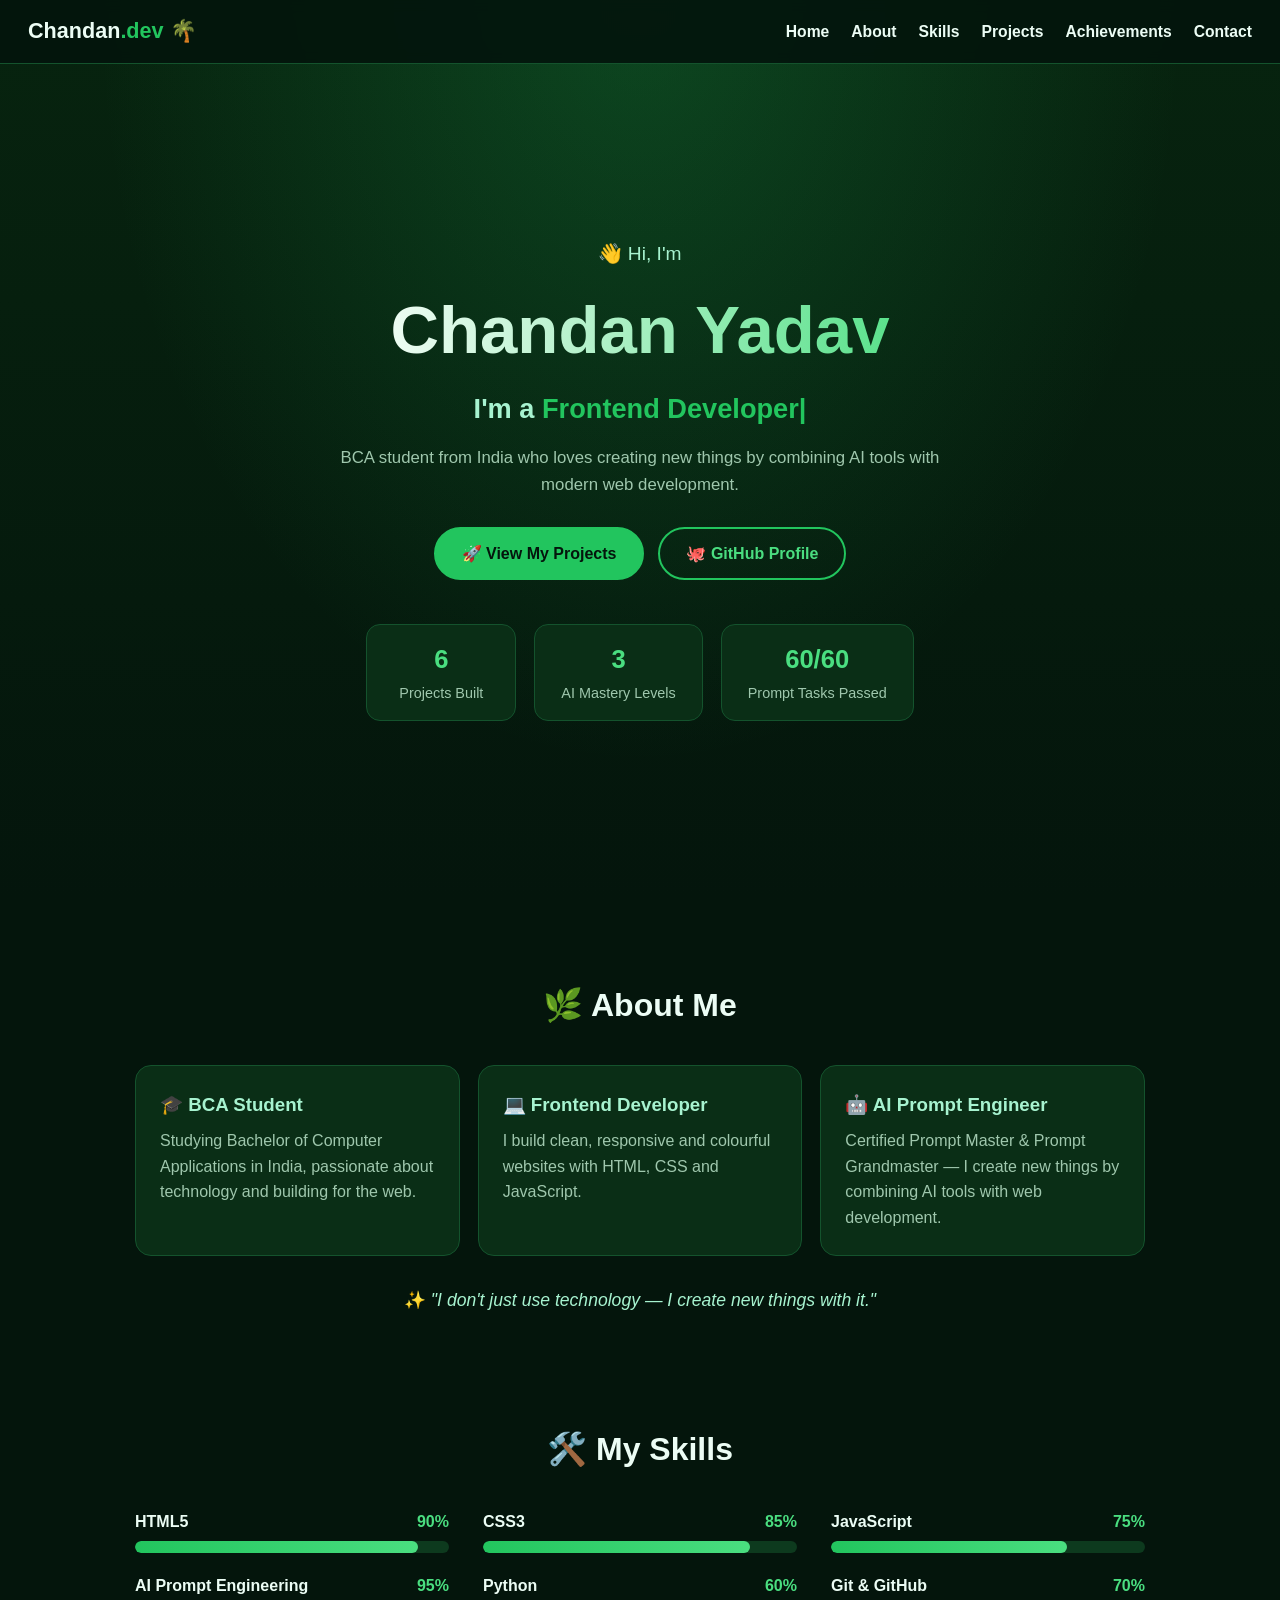
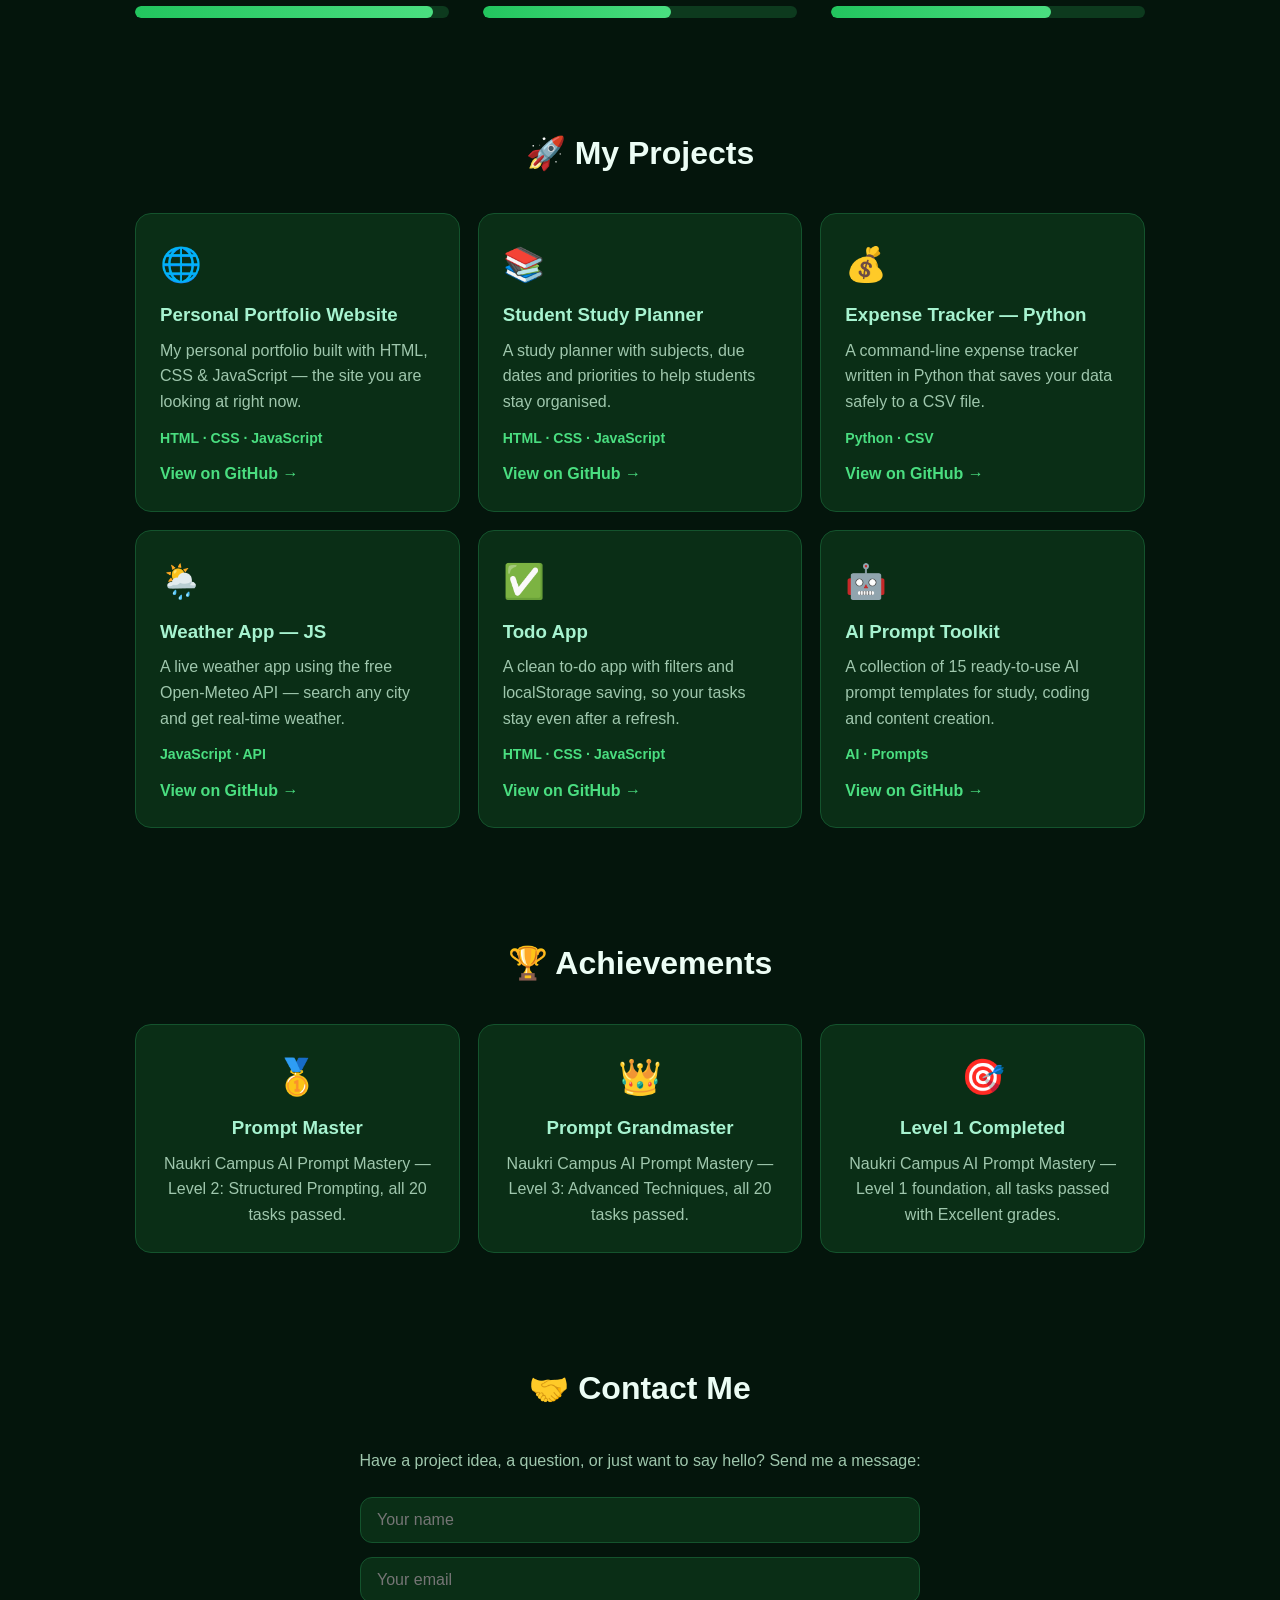
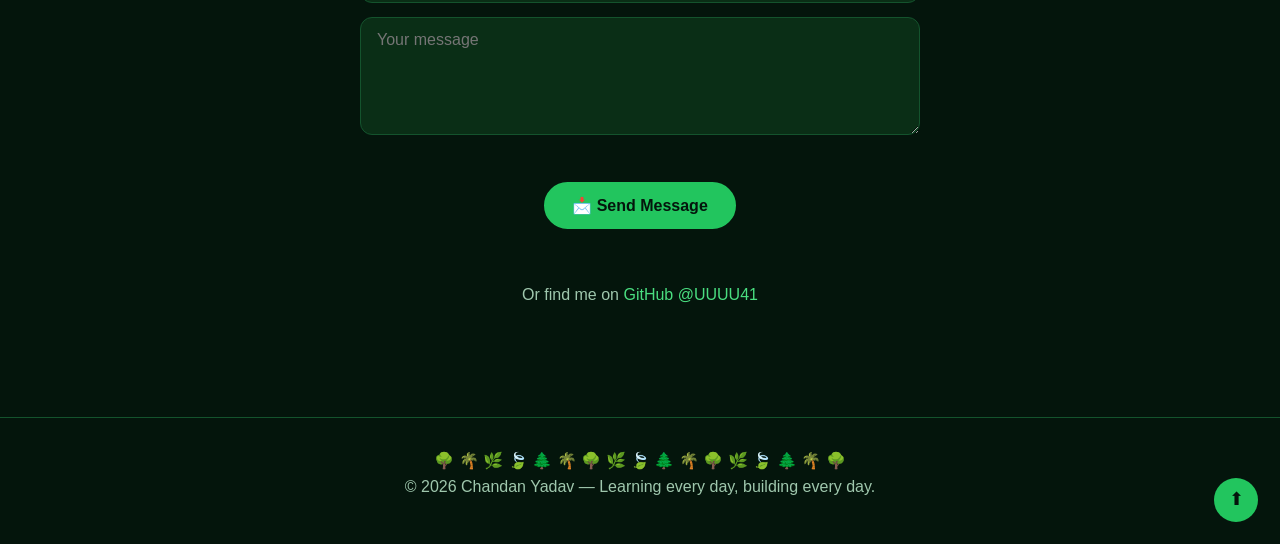
<file: index.html>
<!DOCTYPE html>
<html lang="en">
<head>
<meta charset="UTF-8">
<meta name="viewport" content="width=device-width, initial-scale=1.0">
<title>Chandan Yadav — Frontend Developer & AI Prompt Engineer</title>
<meta name="description" content="Portfolio of Chandan Yadav — BCA student, frontend developer and AI prompt engineer from India.">
<link rel="stylesheet" href="style.css">
</head>
<body>

<!-- ===== Navbar ===== -->
<header class="navbar" id="navbar">
  <a class="logo" href="#home">Chandan<span>.dev</span> 🌴</a>
  <nav class="nav-links" id="navLinks">
    <a href="#home">Home</a>
    <a href="#about">About</a>
    <a href="#skills">Skills</a>
    <a href="#projects">Projects</a>
    <a href="#achievements">Achievements</a>
    <a href="#contact">Contact</a>
  </nav>
  <button class="menu-btn" id="menuBtn" aria-label="Open menu">☰</button>
</header>

<!-- ===== Hero ===== -->
<section class="hero" id="home">
  <div class="hero-content">
    <p class="hero-hi">👋 Hi, I'm</p>
    <h1>Chandan Yadav</h1>
    <h2 class="typing-line">I'm a <span id="typedText"></span><span class="cursor">|</span></h2>
    <p class="hero-sub">BCA student from India who loves creating new things by combining AI tools with modern web development.</p>
    <div class="hero-buttons">
      <a class="btn btn-primary" href="#projects">🚀 View My Projects</a>
      <a class="btn btn-outline" href="https://github.com/UUUU41" target="_blank" rel="noopener">🐙 GitHub Profile</a>
    </div>
    <div class="hero-stats">
      <div class="stat"><strong>6</strong><span>Projects Built</span></div>
      <div class="stat"><strong>3</strong><span>AI Mastery Levels</span></div>
      <div class="stat"><strong>60/60</strong><span>Prompt Tasks Passed</span></div>
    </div>
  </div>
</section>

<!-- ===== About ===== -->
<section class="section reveal" id="about">
  <h2 class="section-title">🌿 About Me</h2>
  <div class="about-grid">
    <div class="about-card">
      <h3>🎓 BCA Student</h3>
      <p>Studying Bachelor of Computer Applications in India, passionate about technology and building for the web.</p>
    </div>
    <div class="about-card">
      <h3>💻 Frontend Developer</h3>
      <p>I build clean, responsive and colourful websites with HTML, CSS and JavaScript.</p>
    </div>
    <div class="about-card">
      <h3>🤖 AI Prompt Engineer</h3>
      <p>Certified Prompt Master &amp; Prompt Grandmaster — I create new things by combining AI tools with web development.</p>
    </div>
  </div>
  <p class="about-quote">✨ <em>"I don't just use technology — I create new things with it."</em></p>
</section>

<!-- ===== Skills ===== -->
<section class="section reveal" id="skills">
  <h2 class="section-title">🛠️ My Skills</h2>
  <div class="skills-grid">
    <div class="skill">
      <div class="skill-head"><span>HTML5</span><span>90%</span></div>
      <div class="skill-bar"><div class="skill-fill" data-level="90"></div></div>
    </div>
    <div class="skill">
      <div class="skill-head"><span>CSS3</span><span>85%</span></div>
      <div class="skill-bar"><div class="skill-fill" data-level="85"></div></div>
    </div>
    <div class="skill">
      <div class="skill-head"><span>JavaScript</span><span>75%</span></div>
      <div class="skill-bar"><div class="skill-fill" data-level="75"></div></div>
    </div>
    <div class="skill">
      <div class="skill-head"><span>AI Prompt Engineering</span><span>95%</span></div>
      <div class="skill-bar"><div class="skill-fill" data-level="95"></div></div>
    </div>
    <div class="skill">
      <div class="skill-head"><span>Python</span><span>60%</span></div>
      <div class="skill-bar"><div class="skill-fill" data-level="60"></div></div>
    </div>
    <div class="skill">
      <div class="skill-head"><span>Git &amp; GitHub</span><span>70%</span></div>
      <div class="skill-bar"><div class="skill-fill" data-level="70"></div></div>
    </div>
  </div>
</section>

<!-- ===== Projects ===== -->
<section class="section reveal" id="projects">
  <h2 class="section-title">🚀 My Projects</h2>
  <div class="projects-grid">
    <article class="project-card">
      <div class="project-icon">🌐</div>
      <h3>Personal Portfolio Website</h3>
      <p>My personal portfolio built with HTML, CSS &amp; JavaScript — the site you are looking at right now.</p>
      <p class="tags">HTML · CSS · JavaScript</p>
      <a class="project-link" href="https://github.com/UUUU41/personal-portfolio-website" target="_blank" rel="noopener">View on GitHub →</a>
    </article>
    <article class="project-card">
      <div class="project-icon">📚</div>
      <h3>Student Study Planner</h3>
      <p>A study planner with subjects, due dates and priorities to help students stay organised.</p>
      <p class="tags">HTML · CSS · JavaScript</p>
      <a class="project-link" href="https://github.com/UUUU41/student-study-planner" target="_blank" rel="noopener">View on GitHub →</a>
    </article>
    <article class="project-card">
      <div class="project-icon">💰</div>
      <h3>Expense Tracker — Python</h3>
      <p>A command-line expense tracker written in Python that saves your data safely to a CSV file.</p>
      <p class="tags">Python · CSV</p>
      <a class="project-link" href="https://github.com/UUUU41/expense-tracker-python" target="_blank" rel="noopener">View on GitHub →</a>
    </article>
    <article class="project-card">
      <div class="project-icon">🌦️</div>
      <h3>Weather App — JS</h3>
      <p>A live weather app using the free Open-Meteo API — search any city and get real-time weather.</p>
      <p class="tags">JavaScript · API</p>
      <a class="project-link" href="https://github.com/UUUU41/weather-app-js" target="_blank" rel="noopener">View on GitHub →</a>
    </article>
    <article class="project-card">
      <div class="project-icon">✅</div>
      <h3>Todo App</h3>
      <p>A clean to-do app with filters and localStorage saving, so your tasks stay even after a refresh.</p>
      <p class="tags">HTML · CSS · JavaScript</p>
      <a class="project-link" href="https://github.com/UUUU41/todo-app" target="_blank" rel="noopener">View on GitHub →</a>
    </article>
    <article class="project-card">
      <div class="project-icon">🤖</div>
      <h3>AI Prompt Toolkit</h3>
      <p>A collection of 15 ready-to-use AI prompt templates for study, coding and content creation.</p>
      <p class="tags">AI · Prompts</p>
      <a class="project-link" href="https://github.com/UUUU41/ai-prompt-toolkit" target="_blank" rel="noopener">View on GitHub →</a>
    </article>
  </div>
</section>

<!-- ===== Achievements ===== -->
<section class="section reveal" id="achievements">
  <h2 class="section-title">🏆 Achievements</h2>
  <div class="achieve-grid">
    <div class="achieve-card">
      <div class="achieve-icon">🥇</div>
      <h3>Prompt Master</h3>
      <p>Naukri Campus AI Prompt Mastery — Level 2: Structured Prompting, all 20 tasks passed.</p>
    </div>
    <div class="achieve-card">
      <div class="achieve-icon">👑</div>
      <h3>Prompt Grandmaster</h3>
      <p>Naukri Campus AI Prompt Mastery — Level 3: Advanced Techniques, all 20 tasks passed.</p>
    </div>
    <div class="achieve-card">
      <div class="achieve-icon">🎯</div>
      <h3>Level 1 Completed</h3>
      <p>Naukri Campus AI Prompt Mastery — Level 1 foundation, all tasks passed with Excellent grades.</p>
    </div>
  </div>
</section>

<!-- ===== Contact ===== -->
<section class="section reveal" id="contact">
  <h2 class="section-title">🤝 Contact Me</h2>
  <p class="contact-sub">Have a project idea, a question, or just want to say hello? Send me a message:</p>
  <form class="contact-form" id="contactForm" novalidate>
    <input type="text" id="cfName" placeholder="Your name" autocomplete="name">
    <input type="email" id="cfEmail" placeholder="Your email" autocomplete="email">
    <textarea id="cfMessage" rows="5" placeholder="Your message"></textarea>
    <p class="form-error" id="formError"></p>
    <button type="submit" class="btn btn-primary">📩 Send Message</button>
    <p class="form-success" id="formSuccess"></p>
  </form>
  <p class="contact-alt">Or find me on <a href="https://github.com/UUUU41" target="_blank" rel="noopener">GitHub @UUUU41</a></p>
</section>

<footer class="footer">
  <p>🌳 🌴 🌿 🍃 🌲 🌴 🌳 🌿 🍃 🌲 🌴 🌳 🌿 🍃 🌲 🌴 🌳</p>
  <p>© 2026 Chandan Yadav — Learning every day, building every day.</p>
  <button class="top-btn" id="topBtn" aria-label="Back to top">⬆</button>
</footer>

<script src="script.js"></script>
</body>
</html>
</file>
<file: style.css>
/* ===== Chandan Yadav — Portfolio (Jungle Theme) ===== */
* { margin: 0; padding: 0; box-sizing: border-box; }

:root {
  --bg: #04150c;
  --bg2: #07240f;
  --card: #0a2e16;
  --green: #22c55e;
  --green-light: #4ade80;
  --green-soft: #a7f3d0;
  --text: #ecfdf5;
  --muted: #9fc7ad;
  --border: #14532d;
}

html { scroll-behavior: smooth; }

body {
  font-family: 'Segoe UI', Arial, sans-serif;
  background: var(--bg);
  color: var(--text);
  line-height: 1.6;
}

a { color: var(--green-light); text-decoration: none; }
a:hover { text-decoration: underline; }

/* ===== Navbar ===== */
.navbar {
  position: fixed; top: 0; left: 0; right: 0; z-index: 100;
  display: flex; align-items: center; justify-content: space-between;
  padding: 14px 28px;
  background: rgba(4, 21, 12, 0.92);
  border-bottom: 1px solid var(--border);
  backdrop-filter: blur(6px);
}
.logo { font-size: 1.35rem; font-weight: 800; color: var(--text); }
.logo span { color: var(--green); }
.logo:hover { text-decoration: none; }
.nav-links { display: flex; gap: 22px; }
.nav-links a { color: var(--text); font-weight: 600; font-size: 0.98rem; }
.nav-links a:hover { color: var(--green-light); text-decoration: none; }
.menu-btn {
  display: none; background: none; border: 1px solid var(--border);
  color: var(--text); font-size: 1.3rem; border-radius: 8px;
  padding: 4px 12px; cursor: pointer;
}

/* ===== Hero ===== */
.hero {
  min-height: 100vh;
  display: flex; align-items: center; justify-content: center;
  text-align: center; padding: 130px 20px 70px;
  background:
    radial-gradient(ellipse at top, rgba(34, 197, 94, 0.22), transparent 60%),
    linear-gradient(180deg, var(--bg2), var(--bg));
}
.hero-hi { font-size: 1.2rem; color: var(--green-soft); }
.hero h1 {
  font-size: clamp(2.4rem, 7vw, 4.2rem); font-weight: 900; margin: 6px 0 4px;
  background: linear-gradient(90deg, #ffffff, var(--green-light));
  -webkit-background-clip: text; background-clip: text; color: transparent;
}
.typing-line { font-size: clamp(1.15rem, 3.5vw, 1.7rem); color: var(--green-soft); min-height: 1.6em; }
#typedText { color: var(--green); font-weight: 700; }
.cursor { animation: blink 0.8s infinite; color: var(--green); }
@keyframes blink { 0%, 100% { opacity: 1; } 50% { opacity: 0; } }
.hero-sub { max-width: 620px; margin: 14px auto 0; color: var(--muted); font-size: 1.05rem; }
.hero-buttons { margin-top: 28px; display: flex; gap: 14px; justify-content: center; flex-wrap: wrap; }
.btn {
  display: inline-block; padding: 12px 26px; border-radius: 999px;
  font-weight: 700; font-size: 1rem; border: 2px solid var(--green);
  transition: transform 0.15s ease, background 0.15s ease;
}
.btn:hover { text-decoration: none; transform: translateY(-2px); }
.btn-primary { background: var(--green); color: #04150c; }
.btn-primary:hover { background: var(--green-light); }
.btn-outline { color: var(--green-light); background: transparent; }
.btn-outline:hover { background: rgba(34, 197, 94, 0.12); }
.hero-stats { margin-top: 44px; display: flex; gap: 18px; justify-content: center; flex-wrap: wrap; }
.stat {
  background: var(--card); border: 1px solid var(--border); border-radius: 14px;
  padding: 14px 26px; min-width: 150px;
}
.stat strong { display: block; font-size: 1.6rem; color: var(--green-light); }
.stat span { color: var(--muted); font-size: 0.9rem; }

/* ===== Sections ===== */
.section { max-width: 1050px; margin: 0 auto; padding: 80px 20px 30px; }
.section-title { font-size: 2rem; text-align: center; margin-bottom: 34px; }
.reveal { opacity: 0; transform: translateY(26px); transition: opacity 0.6s ease, transform 0.6s ease; }
.reveal.visible { opacity: 1; transform: none; }

.about-grid, .achieve-grid {
  display: grid; grid-template-columns: repeat(auto-fit, minmax(260px, 1fr)); gap: 18px;
}
.about-card, .achieve-card {
  background: var(--card); border: 1px solid var(--border); border-radius: 16px; padding: 24px;
}
.about-card h3, .achieve-card h3 { margin-bottom: 8px; color: var(--green-soft); }
.about-card p, .achieve-card p { color: var(--muted); }
.about-quote { text-align: center; margin-top: 30px; font-size: 1.1rem; color: var(--green-soft); }
.achieve-icon { font-size: 2.2rem; margin-bottom: 8px; }
.achieve-card { text-align: center; }

/* ===== Skills ===== */
.skills-grid { display: grid; grid-template-columns: repeat(auto-fit, minmax(300px, 1fr)); gap: 20px 34px; }
.skill-head { display: flex; justify-content: space-between; font-weight: 700; margin-bottom: 7px; }
.skill-head span:last-child { color: var(--green-light); }
.skill-bar { background: #0d3a1e; border-radius: 999px; height: 12px; overflow: hidden; }
.skill-fill {
  height: 100%; width: 0; border-radius: 999px;
  background: linear-gradient(90deg, var(--green), var(--green-light));
  transition: width 1.2s ease;
}

/* ===== Projects ===== */
.projects-grid { display: grid; grid-template-columns: repeat(auto-fit, minmax(290px, 1fr)); gap: 18px; }
.project-card {
  background: var(--card); border: 1px solid var(--border); border-radius: 16px; padding: 24px;
  transition: transform 0.15s ease, border-color 0.15s ease;
}
.project-card:hover { transform: translateY(-4px); border-color: var(--green); }
.project-icon { font-size: 2.1rem; margin-bottom: 8px; }
.project-card h3 { color: var(--green-soft); margin-bottom: 8px; }
.project-card p { color: var(--muted); }
.project-card .tags { color: var(--green-light); font-size: 0.88rem; margin: 12px 0; font-weight: 600; }
.project-link { font-weight: 700; }

/* ===== Contact ===== */
.contact-sub { text-align: center; color: var(--muted); margin-bottom: 24px; }
.contact-form {
  max-width: 560px; margin: 0 auto; display: flex; flex-direction: column; gap: 14px;
}
.contact-form input, .contact-form textarea {
  background: var(--card); border: 1px solid var(--border); border-radius: 12px;
  padding: 13px 16px; color: var(--text); font-size: 1rem; font-family: inherit; width: 100%;
}
.contact-form input:focus, .contact-form textarea:focus { outline: 2px solid var(--green); border-color: transparent; }
.form-error { color: #fca5a5; min-height: 1.2em; font-size: 0.95rem; }
.form-success { color: var(--green-light); min-height: 1.2em; font-weight: 600; }
.contact-form .btn { align-self: center; cursor: pointer; }
.contact-alt { text-align: center; margin-top: 20px; color: var(--muted); }

/* ===== Footer ===== */
.footer {
  margin-top: 80px; text-align: center; padding: 30px 20px 44px;
  border-top: 1px solid var(--border); color: var(--muted); position: relative;
}
.top-btn {
  position: absolute; right: 22px; bottom: 22px;
  background: var(--green); color: #04150c; border: none; border-radius: 50%;
  width: 44px; height: 44px; font-size: 1.1rem; cursor: pointer;
}
.top-btn:hover { background: var(--green-light); }

/* ===== Mobile ===== */
@media (max-width: 720px) {
  .menu-btn { display: block; }
  .nav-links {
    display: none; position: absolute; top: 100%; left: 0; right: 0;
    flex-direction: column; gap: 0; background: var(--bg2);
    border-bottom: 1px solid var(--border); padding: 10px 0;
  }
  .nav-links.open { display: flex; }
  .nav-links a { padding: 11px 28px; }
  .stat { min-width: 120px; padding: 12px 16px; }
}
</file>
